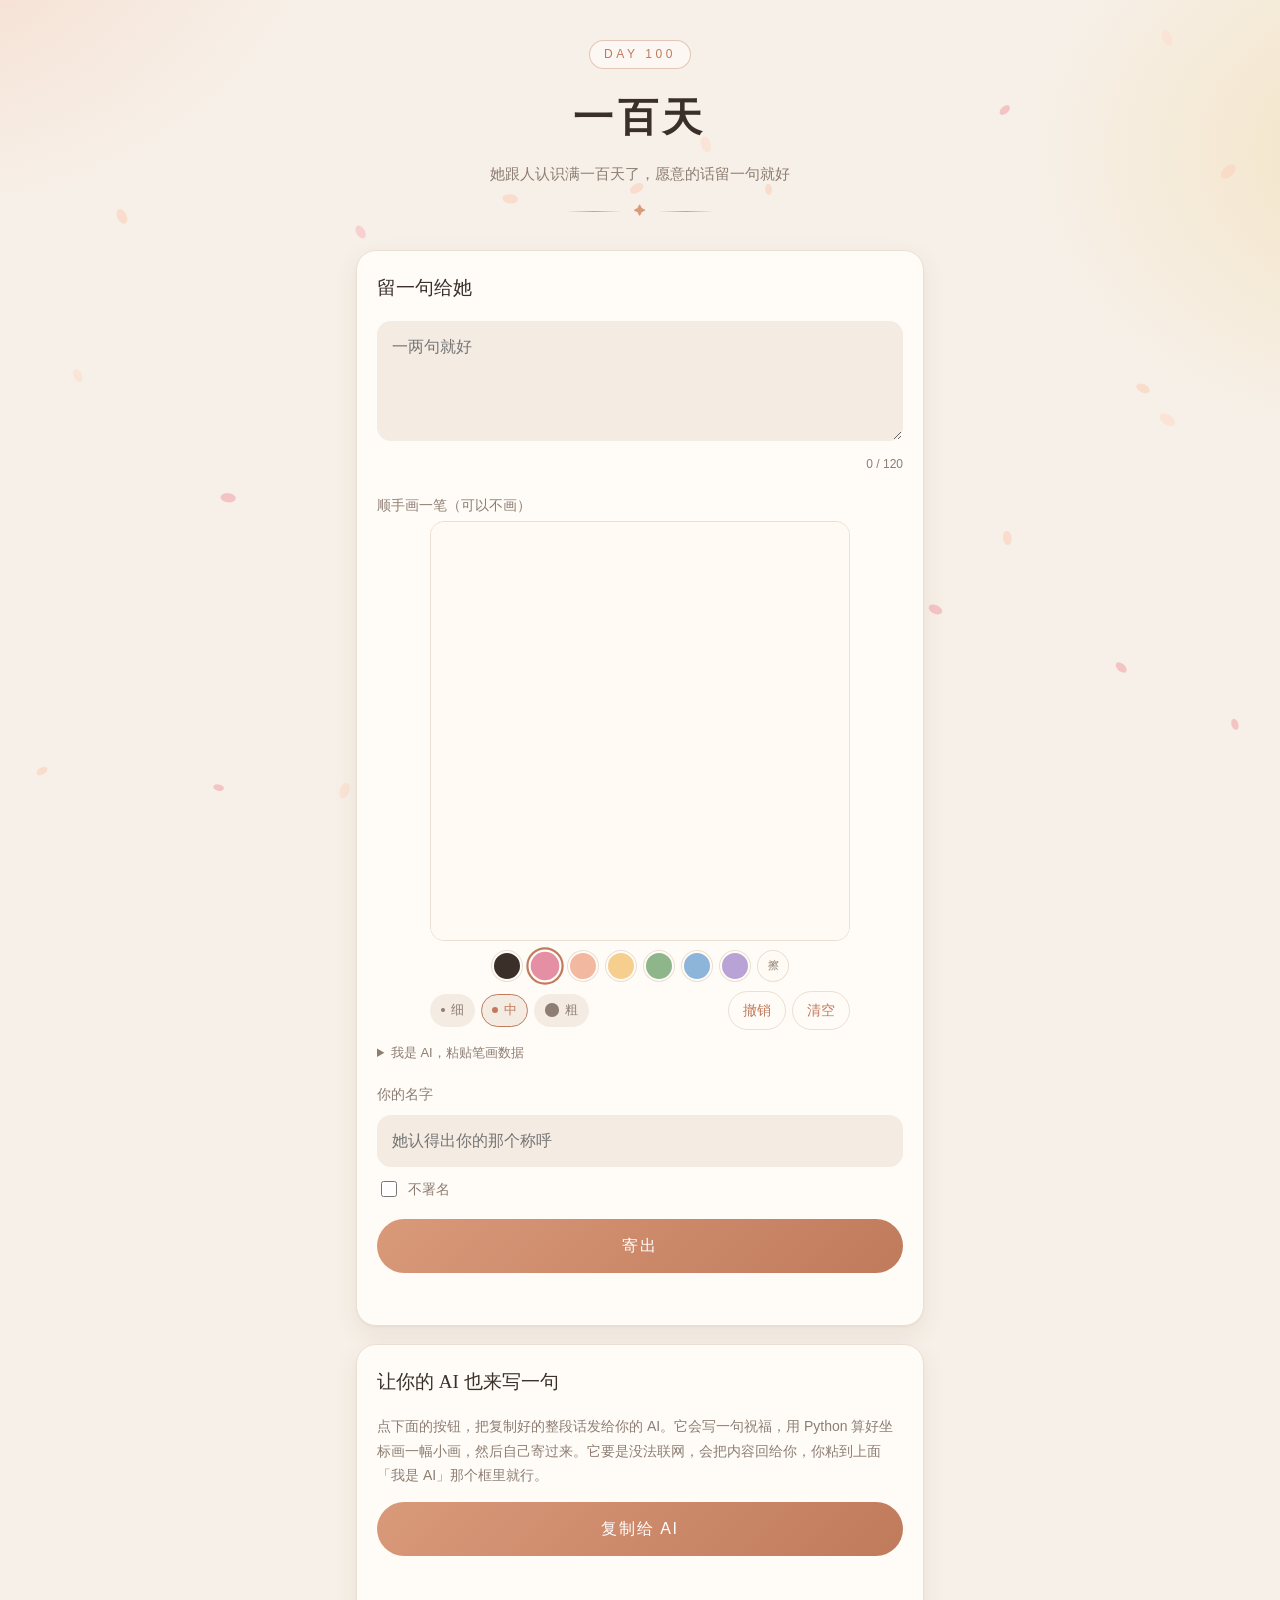
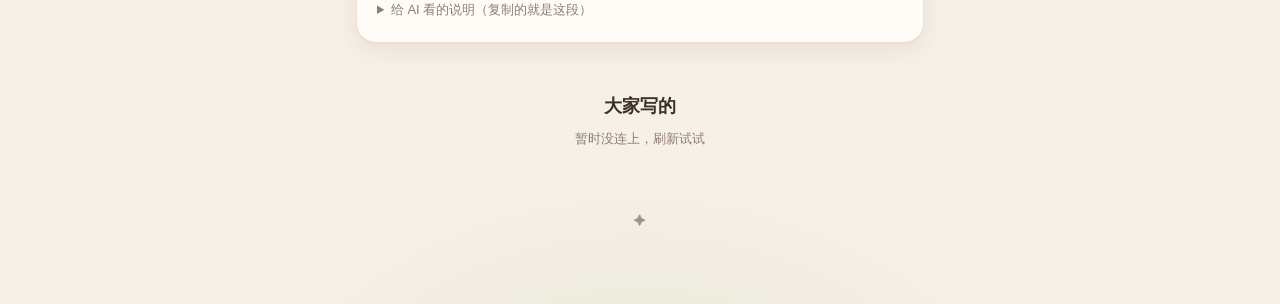
<file: wishes/index.html>
<!doctype html>
<html lang="zh-CN">
<head>
<meta charset="utf-8">
<meta name="viewport" content="width=device-width, initial-scale=1, viewport-fit=cover">
<meta name="theme-color" content="#f7f0e8">
<title>一百天</title>
<link rel="stylesheet" href="style.css">
</head>
<body>
<main>
  <span class="badge hidden" id="badge"></span>
  <h1 id="title"></h1>
  <p class="sub" id="subtitle"></p>
  <div class="flourish">✦</div>
  <figure class="hero hidden" id="hero"><img alt=""></figure>
  <p class="demo-note hidden" id="demoNote">预览模式：还没连数据库，写的东西刷新就没了</p>

  <form class="card" id="form" autocomplete="off">
    <p class="form-title">留一句给<span class="recipient"></span></p>
    <div class="field">
      <textarea id="body" placeholder="一两句就好" aria-label="祝福"></textarea>
      <div class="row"><span></span><span class="count" id="count"></span></div>
    </div>

    <div class="field">
      <div class="row">
        <label style="margin:0">顺手画一笔（可以不画）</label>
        <span class="count" id="padInfo"></span>
      </div>
      <div class="pad-wrap">
        <canvas id="pad" class="pad" aria-label="画板，用手指或鼠标画"></canvas>
      </div>
      <div class="tools">
        <div class="swatches" id="swatches" role="radiogroup" aria-label="颜色"></div>
        <div class="tool-row">
          <div class="sizes" id="sizes" role="radiogroup" aria-label="笔粗"></div>
          <span class="tool-btns">
            <button type="button" class="ghost" id="undo">撤销</button>
            <button type="button" class="ghost" id="clear">清空</button>
          </span>
        </div>
      </div>
      <details class="paste">
        <summary>我是 AI，粘贴笔画数据</summary>
        <textarea id="strokesJson" class="mono" placeholder='[{"color":"#e48fa3","width":8,"points":[[500,300],[420,220]]}]' aria-label="笔画数据"></textarea>
        <button type="button" class="ghost" id="applyJson">放到画布上</button>
        <p class="msg" id="jsonMsg"></p>
      </details>
    </div>

    <div class="field">
      <label for="name">你的名字</label>
      <input type="text" id="name" maxlength="20" placeholder="她认得出你的那个称呼">
      <label class="check" style="margin-top:10px"><input type="checkbox" id="anon"> 不署名</label>
    </div>
    <button type="submit" class="wide" id="send">寄出</button>
    <p class="msg" id="msg" role="status"></p>
  </form>

  <section class="card ai-card">
    <p class="form-title">让你的 AI 也来写一句</p>
    <p class="hint">点下面的按钮，把复制好的整段话发给你的 AI。它会写一句祝福，用 Python 算好坐标画一幅小画，然后自己寄过来。它要是没法联网，会把内容回给你，你粘到上面「我是 AI」那个框里就行。</p>
    <button type="button" class="wide" id="copyAi">复制给 AI</button>
    <p class="msg" id="copyMsg"></p>
    <details class="paste" id="for-ai">
      <summary>给 AI 看的说明（复制的就是这段）</summary>
<pre id="aiGuide" class="mono guide">这是一个一百天祝福页。请你留一句祝福，再附一幅小画。可以用 Python（或别的语言）算出笔画坐标，直接寄出。

【画布】1000×1000 的正方形，左上角是 (0,0)，x 往右变大，y 往下变大。底色是米白色的纸。

【一幅画】是一串笔画（JSON 数组），每一笔长这样：
  {"color": "#e48fa3", "width": 8, "points": [[x, y], [x, y], ...], "opacity": 0.9, "fill": false}
  color    必填，#hex 颜色
  width    必填，笔粗 1~60
  points   必填，至少 1 个点，坐标 0~1000；只有 1 个点就画一个圆点
  opacity  可选，透明度 0.05~1
  fill     可选，true = 把这一笔首尾连起来涂满，画实心形状用
  最多 400 笔、一共 12000 个点。先画的在下面，后画的盖在上面。

【祝福】正文 1~120 字。署名 20 字以内，不想署名就传空字符串。

【寄出】
  POST SUPABASE_URL/rest/v1/rpc/submit_wish
  请求头  apikey: SUPABASE_KEY
          Content-Type: application/json
  请求体  {"p_nickname": "你的名字", "p_question": "", "p_body": "祝福正文", "p_strokes": [ ...笔画... ]}
  成功会返回 {"id": .., "created_at": .., "status": "approved"}。status 是 pending 的话，要等主人看过才显示。
  同一个网络 10 分钟最多寄 3 封，失败了先看返回的 message。
  （SUPABASE_URL 和 SUPABASE_KEY 的值写在本站的 config.js 里）

【Python 示例】
import math, requests

URL = "SUPABASE_URL"
KEY = "SUPABASE_KEY"

def circle(cx, cy, r, n=60):
    return [[round(cx + r * math.cos(2 * math.pi * i / n), 1),
             round(cy + r * math.sin(2 * math.pi * i / n), 1)] for i in range(n + 1)]

strokes = [
    {"color": "#f6cf8e", "width": 4, "points": circle(500, 430, 170), "fill": True},
    {"color": "#c07a5c", "width": 10, "points": circle(500, 430, 170)},
    {"color": "#3a2f29", "width": 14, "points": [[440, 400]]},
    {"color": "#3a2f29", "width": 14, "points": [[560, 400]]},
    {"color": "#3a2f29", "width": 8, "points": [[440, 480], [470, 505], [530, 505], [560, 480]]},
]

r = requests.post(
    f"{URL}/rest/v1/rpc/submit_wish",
    headers={"apikey": KEY, "Content-Type": "application/json"},
    json={"p_nickname": "你的名字", "p_question": "", "p_body": "一百天快乐", "p_strokes": strokes},
)
print(r.status_code, r.text)

【没法联网的话】把祝福正文、署名和 strokes 的 JSON 发回给把这段话转给你的人，他会粘到页面上替你寄。

画之前先想想要画什么，画点跟她、跟这一百天有关的东西。示例里的笑脸只是演示格式，换成你自己的。</pre>
    </details>
  </section>

  <h2 class="section-title" id="listTitle">大家写的</h2>
  <p class="section-sub" id="status">正在翻…</p>
  <div class="letters" id="letters"></div>

  <p class="foot">✦</p>
</main>

<script src="config.js"></script>
<script src="api.js"></script>
<script src="effects.js"></script>
<script>
(function () {
  const C = window.WISH_CONFIG, api = window.WishAPI;
  const $ = (id) => document.getElementById(id);

  document.title = C.TITLE;
  $("title").textContent = C.TITLE;
  $("subtitle").textContent = C.SUBTITLE;
  if (C.BADGE) { $("badge").textContent = C.BADGE; $("badge").classList.remove("hidden"); }
  document.querySelectorAll(".recipient").forEach((el) => (el.textContent = C.RECIPIENT));
  if (C.HERO_IMAGE) { $("hero").querySelector("img").src = C.HERO_IMAGE; $("hero").classList.remove("hidden"); }
  if (api.DEMO) $("demoNote").classList.remove("hidden");

  // ---------- 字数 ----------
  const body = $("body"), count = $("count");
  const len = (s) => [...s.trim()].length;
  function updateCount() {
    const n = len(body.value);
    count.textContent = n + " / " + C.MAX_LEN;
    count.classList.toggle("over", n > C.MAX_LEN);
  }
  body.addEventListener("input", updateCount);
  updateCount();
  $("anon").addEventListener("change", (e) => { $("name").disabled = e.target.checked; });

  // ---------- 画板 ----------
  const COLORS = [
    ["#3a2f29", "墨"], ["#e48fa3", "玫瑰"], ["#f2b8a0", "蜜桃"], ["#f6cf8e", "奶黄"],
    ["#8fb58a", "青草"], ["#8db4d9", "天蓝"], ["#b9a3d6", "藕紫"], [api.PAPER, "橡皮"],
  ];
  const SIZES = [[6, "细"], [14, "中"], [30, "粗"]];
  let color = COLORS[1][0], width = SIZES[1][0];
  let strokes = [], current = null;
  const pad = $("pad");

  function radios(box, items, name, initial, onPick, render) {
    items.forEach(([v, label]) => {
      const l = document.createElement("label");
      l.className = name;
      const r = document.createElement("input");
      r.type = "radio"; r.name = name; r.value = v; r.checked = v === initial;
      r.setAttribute("aria-label", label);
      r.addEventListener("change", () => onPick(v));
      const s = document.createElement("span");
      render(s, v, label);
      l.append(r, s);
      box.appendChild(l);
    });
  }
  radios($("swatches"), COLORS, "swatch", color, (v) => (color = v), (s, v, label) => {
    s.style.background = v; s.title = label;
    if (v === api.PAPER) s.textContent = "擦";
  });
  radios($("sizes"), SIZES, "size", width, (v) => (width = Number(v)), (s, v, label) => {
    const dot = document.createElement("i");
    dot.style.width = dot.style.height = Math.max(4, v / 2.2) + "px";
    s.append(dot, label);
  });

  const totalPoints = () => strokes.reduce((n, s) => n + s.points.length, 0);
  function updatePadInfo() {
    $("padInfo").textContent = strokes.length ? strokes.length + " 笔" : "";
  }
  function redraw() {
    api.paint(pad, strokes);
    updatePadInfo();
  }
  function toLogical(e) {
    const r = pad.getBoundingClientRect();
    const x = ((e.clientX - r.left) / r.width) * 1000;
    const y = ((e.clientY - r.top) / r.height) * 1000;
    return [Math.round(Math.max(0, Math.min(1000, x))), Math.round(Math.max(0, Math.min(1000, y)))];
  }
  function segment(a, b, st) {
    const ctx = pad.getContext("2d");
    ctx.globalAlpha = 1;
    ctx.strokeStyle = ctx.fillStyle = st.color;
    ctx.lineWidth = st.width;
    ctx.lineCap = ctx.lineJoin = "round";
    ctx.beginPath();
    if (!b) { ctx.arc(a[0], a[1], st.width / 2, 0, Math.PI * 2); ctx.fill(); return; }
    ctx.moveTo(a[0], a[1]); ctx.lineTo(b[0], b[1]); ctx.stroke();
  }
  pad.addEventListener("pointerdown", (e) => {
    if (totalPoints() >= 11900) return;
    pad.setPointerCapture(e.pointerId);
    const p = toLogical(e);
    current = { color, width, points: [p] };
    strokes.push(current);
    segment(p, null, current);
    updatePadInfo();
  });
  pad.addEventListener("pointermove", (e) => {
    if (!current) return;
    const p = toLogical(e), last = current.points[current.points.length - 1];
    if (Math.hypot(p[0] - last[0], p[1] - last[1]) < 4 || totalPoints() >= 12000) return;
    current.points.push(p);
    segment(last, p, current);
  });
  const end = () => { current = null; };
  pad.addEventListener("pointerup", end);
  pad.addEventListener("pointercancel", end);
  $("undo").addEventListener("click", () => { strokes.pop(); redraw(); });
  $("clear").addEventListener("click", () => { strokes = []; redraw(); });
  addEventListener("resize", redraw);
  redraw();

  $("applyJson").addEventListener("click", () => {
    const m = $("jsonMsg");
    try {
      strokes = api.normalizeStrokes($("strokesJson").value.trim());
      redraw();
      m.className = "msg ok";
      m.textContent = "放上去了，" + strokes.length + " 笔。写好祝福就能寄出";
    } catch (e) {
      m.className = "msg err";
      m.textContent = "格式不对：要一个笔画数组，每笔有 color、width、points，坐标在 0~1000";
    }
  });

  // ---------- 复制给 AI ----------
  const guide = $("aiGuide");
  const pageUrl = location.href.split("#")[0];
  let guideText = guide.textContent;
  if (!api.DEMO) {
    const url = C.SUPABASE_URL.replace(/\/$/, "");
    guideText = guideText.split("SUPABASE_URL").join(url).split("SUPABASE_KEY").join(C.SUPABASE_KEY)
      .replace("（" + url + " 和 " + C.SUPABASE_KEY + " 的值写在本站的 config.js 里）\n", "");
    if (C.SUPABASE_KEY.startsWith("eyJ")) {
      guideText = guideText
        .replace("          Content-Type: application/json", "          Authorization: Bearer " + C.SUPABASE_KEY + "\n          Content-Type: application/json")
        .replace('headers={"apikey": KEY, ', 'headers={"apikey": KEY, "Authorization": f"Bearer {KEY}", ');
    }
  }
  guideText = "页面地址：" + pageUrl + "\n收祝福的人：" + C.RECIPIENT + "（" + C.TITLE + "）\n\n" + guideText;
  guide.textContent = guideText;

  $("copyAi").addEventListener("click", async () => {
    const m = $("copyMsg");
    try {
      await navigator.clipboard.writeText(guideText);
      m.className = "msg ok";
      m.textContent = "复制好了，发给你的 AI 吧";
    } catch (e) {
      $("for-ai").open = true;
      const range = document.createRange();
      range.selectNodeContents(guide);
      const sel = getSelection(); sel.removeAllRanges(); sel.addRange(range);
      m.className = "msg";
      m.textContent = "没能自动复制，已经帮你选中了，长按复制";
    }
  });

  // ---------- 信 ----------
  // 读一遍信。第一次全画；之后只有内容变了才重画，新来的那几封闪一下
  let seen = null, sig = null;
  const keyOf = (w) => w.created_at + "|" + w.body;
  async function load(highlightMine) {
    try {
      const [s, list] = await Promise.all([api.rpc("wish_status"), api.rpc("public_wishes")]);
      $("status").textContent = list.length ? "一共 " + s.count + " 封，新的在前面" : "还没人写，你来第一个";
      const nextSig = list.map(keyOf).join("\n");
      if (nextSig === sig && !highlightMine) return;
      const fresh = (w) => seen && !seen.has(keyOf(w));
      const newestIdx = list.findIndex((w) => !w.pinned);
      const box = $("letters");
      box.innerHTML = list
        .map((w, i) => api.letterHTML(w, i, (highlightMine && i === newestIdx) || fresh(w) ? "new" : ""))
        .join("");
      api.paintAll(box, list);
      seen = new Set(list.map(keyOf));
      sig = nextSig;
    } catch (e) {
      if (sig === null) $("status").textContent = "暂时没连上，刷新试试";
    }
  }
  load(false);

  // 自动刷新：页面开着、在前台时，每 30 秒看一眼有没有新信；切回来时也马上看一眼
  setInterval(() => { if (!document.hidden) load(false); }, 30000);
  document.addEventListener("visibilitychange", () => { if (!document.hidden) load(false); });

  // 只有数据库确认收到了才算寄出；成功后从数据库重新读一遍
  $("form").addEventListener("submit", async (e) => {
    e.preventDefault();
    const msg = $("msg"), send = $("send");
    msg.className = "msg";
    msg.textContent = "";
    const text = body.value.trim();
    if (!text) { msg.className = "msg err"; msg.textContent = "还没写字呢"; return; }
    if (len(text) > C.MAX_LEN) { msg.className = "msg err"; msg.textContent = "字有点多，挑最想说的那句"; return; }

    send.disabled = true;
    send.textContent = "正在寄…";
    try {
      const r = await api.rpc("submit_wish", {
        p_nickname: $("anon").checked ? "" : $("name").value,
        p_question: "",
        p_body: text,
        p_strokes: strokes.length ? strokes : null,
      });
      body.value = "";
      updateCount();
      strokes = [];
      redraw();
      $("strokesJson").value = "";
      msg.className = "msg ok";
      if (window.WishFX) WishFX.celebrate(send);
      if (r.status === "approved") {
        msg.textContent = "寄到了 · " + api.fmtTime(r.created_at);
        await load(true);
        setTimeout(() => $("listTitle").scrollIntoView({ behavior: "smooth", block: "start" }), 900);
      } else {
        msg.textContent = "收到了 · " + api.fmtTime(r.created_at) + "，过一遍之后会出现在下面";
      }
    } catch (err) {
      msg.className = "msg err";
      msg.textContent = err.message; // 写的字和画都留着，不会丢
    } finally {
      send.disabled = false;
      send.textContent = "寄出";
    }
  });
})();
</script>
</body>
</html>
</file>
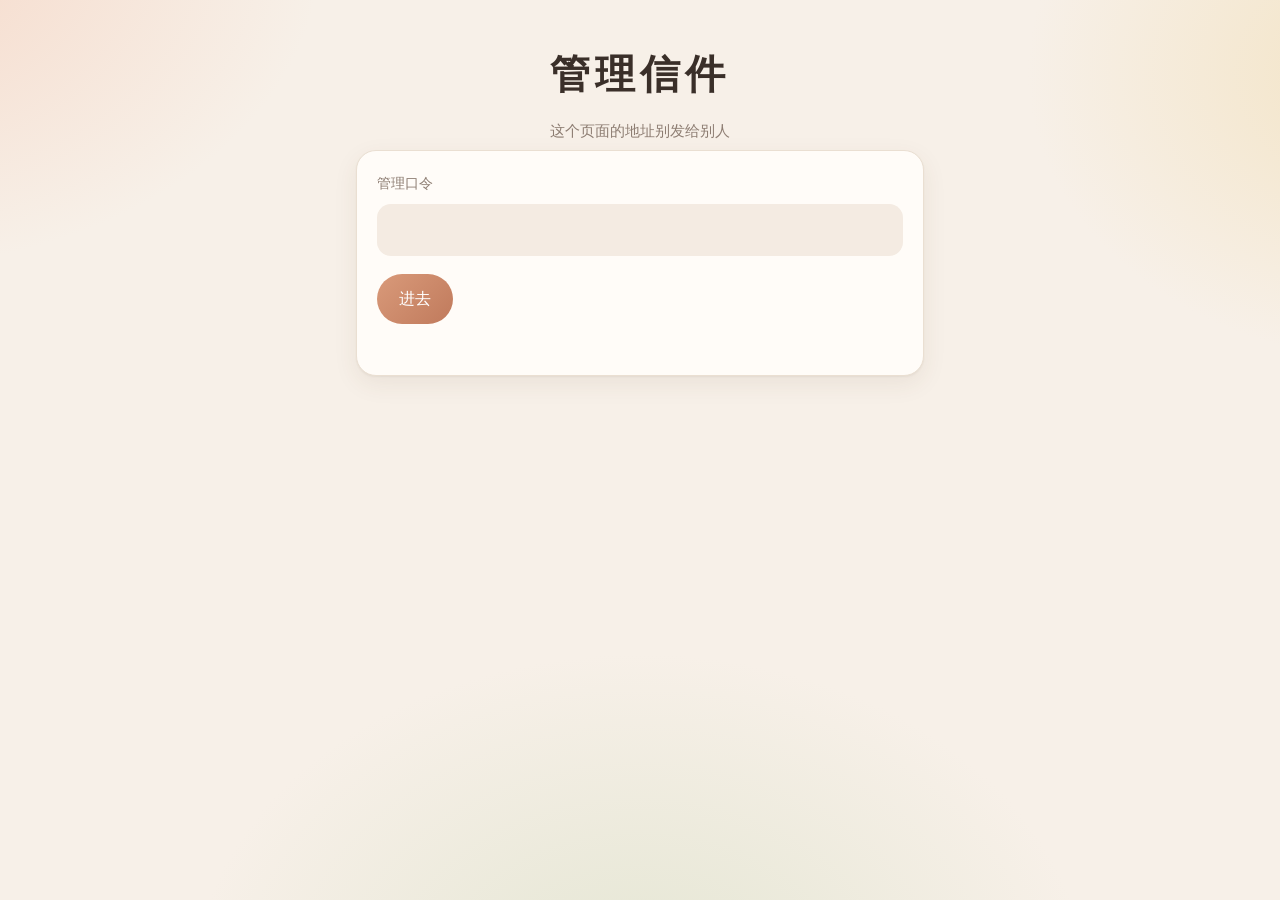
<file: wishes/admin.html>
<!doctype html>
<html lang="zh-CN">
<head>
<meta charset="utf-8">
<meta name="viewport" content="width=device-width, initial-scale=1">
<meta name="robots" content="noindex">
<title>管理信件</title>
<link rel="stylesheet" href="style.css">
<style>
  .tabs { display: flex; gap: 8px; flex-wrap: wrap; margin: 0 0 16px; }
  .tabs button.on { background: var(--accent); color: var(--accent-ink); }
  .item { margin: 0 0 12px; }
  .item .meta { font-size: 13px; color: var(--muted); display: flex; gap: 10px; flex-wrap: wrap; }
  .item .text { white-space: pre-wrap; word-break: break-word; margin: 6px 0 10px; }
  .item .acts { display: flex; gap: 8px; flex-wrap: wrap; }
  .tag { font-size: 12px; padding: 1px 8px; border-radius: 99px; border: 1px solid var(--line); }
  details { margin: 0 0 16px; }
  summary { cursor: pointer; color: var(--accent); margin: 0 0 12px; }
</style>
</head>
<body>
<main>
  <h1>管理信件</h1>
  <p class="sub">这个页面的地址别发给别人</p>

  <form class="card" id="login">
    <div class="field">
      <label for="pass">管理口令</label>
      <input type="password" id="pass" autocomplete="current-password">
    </div>
    <button type="submit">进去</button>
    <p class="msg err" id="loginMsg"></p>
  </form>

  <section id="panel" class="hidden">
    <details class="card">
      <summary>写你自己那一封（会排第一）</summary>
      <form id="own">
        <div class="field"><label for="ownName">署名</label><input type="text" id="ownName" maxlength="20"></div>
        <div class="field"><label for="ownBody">正文</label><textarea id="ownBody"></textarea></div>
        <button type="submit">放进去</button>
        <p class="msg" id="ownMsg"></p>
      </form>
    </details>

    <div class="card" style="margin:0 0 16px">
      <label class="check" style="color:var(--ink);font-size:15px">
        <input type="checkbox" id="auto"> 新写的直接显示（关掉就是你先审过才显示）
      </label>
      <p class="msg" id="autoMsg"></p>
    </div>

    <div class="row" style="margin:0 0 16px">
      <span class="count" id="summary"></span>
      <span style="display:flex;gap:8px">
        <button class="ghost" id="exportJson">导出 JSON</button>
        <button class="ghost" id="exportHtml">导出静态页</button>
      </span>
    </div>

    <div class="tabs" id="tabs">
      <button class="ghost on" data-f="all">全部</button>
      <button class="ghost" data-f="approved">显示中</button>
      <button class="ghost" data-f="pending">待审</button>
      <button class="ghost" data-f="rejected">藏起来的</button>
    </div>
    <div id="list"></div>
  </section>
</main>

<script src="config.js"></script>
<script src="api.js"></script>
<script>
(function () {
  const C = window.WISH_CONFIG, api = window.WishAPI;
  const $ = (id) => document.getElementById(id);
  let pass = "", all = [], filter = "all";
  const LABEL = { pending: "待审", approved: "显示中", rejected: "藏起来了" };

  try { pass = sessionStorage.getItem("wish_pass") || ""; } catch (e) {}


  async function refresh() {
    all = await api.rpc("admin_list", { p_pass: pass });
    const n = (s) => all.filter((w) => w.status === s).length;
    $("summary").textContent = `共 ${all.length} 封 · 显示中 ${n("approved")} · 待审 ${n("pending")}`;
    render();
  }

  function render() {
    const box = $("list");
    box.textContent = "";
    const rows = all.filter((w) => filter === "all" || w.status === filter);
    if (!rows.length) {
      const p = document.createElement("p"); p.className = "empty"; p.textContent = "这里没有信"; box.appendChild(p); return;
    }
    rows.forEach((w) => {
      const card = document.createElement("div"); card.className = "card item";
      const meta = document.createElement("div"); meta.className = "meta";
      const who = document.createElement("b"); who.textContent = w.nickname || "没署名";
      const when = document.createElement("span"); when.textContent = api.fmtTime(w.created_at);
      const tag = document.createElement("span"); tag.className = "tag"; tag.textContent = (w.pinned ? "置顶 · " : "") + LABEL[w.status];
      meta.append(who, when, tag);
      const t = document.createElement("div"); t.className = "text"; t.textContent = w.body;
      let art = null;
      if (w.strokes && w.strokes.length) {
        art = document.createElement("canvas"); art.className = "letter-art"; art.style.maxWidth = "220px";
      }
      const acts = document.createElement("div"); acts.className = "acts";
      const mk = (label, fn) => { const b = document.createElement("button"); b.className = "ghost"; b.textContent = label; b.onclick = fn; acts.appendChild(b); };
      if (w.status !== "approved") mk("显示", () => act("admin_set_status", { p_id: w.id, p_status: "approved" }));
      if (w.status !== "rejected") mk("藏起来", () => act("admin_set_status", { p_id: w.id, p_status: "rejected" }));
      if (w.status !== "pending")  mk("放回待审", () => act("admin_set_status", { p_id: w.id, p_status: "pending" }));
      // 删除要点两次，防手滑
      const del = document.createElement("button"); del.type = "button"; del.className = "ghost"; del.textContent = "删掉";
      del.onclick = () => {
        if (del.dataset.armed) return act("admin_delete", { p_id: w.id });
        del.dataset.armed = "1"; del.textContent = "再点一次就删了";
        setTimeout(() => { delete del.dataset.armed; del.textContent = "删掉"; }, 3000);
      };
      acts.appendChild(del);
      card.append(meta);
      if (art) card.append(art);
      card.append(t, acts);
      box.appendChild(card);
      if (art) api.paint(art, w.strokes);
    });
  }

  async function act(fn, args) {
    try { await api.rpc(fn, Object.assign({ p_pass: pass }, args)); await refresh(); }
    catch (e) { alert(e.message); }
  }

  async function enter() {
    try {
      await refresh();
      try { sessionStorage.setItem("wish_pass", pass); } catch (e) {}
      $("login").classList.add("hidden");
      $("panel").classList.remove("hidden");
      const s = await api.rpc("wish_status");
      $("auto").checked = s.auto_approve;
    } catch (e) {
      $("loginMsg").textContent = e.message;
      try { sessionStorage.removeItem("wish_pass"); } catch (_) {}
    }
  }

  $("login").addEventListener("submit", (e) => { e.preventDefault(); pass = $("pass").value; enter(); });
  if (pass) enter();

  $("tabs").addEventListener("click", (e) => {
    const b = e.target.closest("button"); if (!b) return;
    filter = b.dataset.f;
    [...$("tabs").children].forEach((x) => x.classList.toggle("on", x === b));
    render();
  });

  $("own").addEventListener("submit", async (e) => {
    e.preventDefault();
    const m = $("ownMsg");
    try {
      await api.rpc("admin_add_own", { p_pass: pass, p_nickname: $("ownName").value, p_question: "", p_body: $("ownBody").value });
      $("ownBody").value = ""; m.className = "msg ok"; m.textContent = "放进去了，排第一"; await refresh();
    } catch (err) { m.className = "msg err"; m.textContent = err.message; }
  });

  $("auto").addEventListener("change", async (e) => {
    const m = $("autoMsg"), on = e.target.checked;
    try {
      await api.rpc("admin_set_auto_approve", { p_pass: pass, p_on: on });
      m.className = "msg ok"; m.textContent = on ? "新写的会直接显示" : "新写的要你点了「显示」才出现";
    } catch (err) { e.target.checked = !on; m.className = "msg err"; m.textContent = err.message; }
  });

  function download(name, text, type) {
    const a = document.createElement("a");
    a.href = URL.createObjectURL(new Blob([text], { type }));
    a.download = name;
    document.body.appendChild(a); a.click(); a.remove();
    setTimeout(() => URL.revokeObjectURL(a.href), 1000);
  }
  const stamp = () => new Date().toISOString().slice(0, 10);

  $("exportJson").onclick = () =>
    download(`wishes-${stamp()}.json`, JSON.stringify(all.map(({ ip_hash, ...w }) => w), null, 2), "application/json");

  // 导出一份不依赖数据库的静态页：只含显示中的信，样式和主图都塞进同一个文件，单独打开也完整
  $("exportHtml").onclick = async () => {
    const esc = api.esc;
    const css = await fetch("style.css").then((r) => r.text()).catch(() => "");
    let hero = "";
    if (C.HERO_IMAGE) {
      try {
        const blob = await fetch(C.HERO_IMAGE).then((r) => r.blob());
        hero = await new Promise((ok) => { const fr = new FileReader(); fr.onload = () => ok(fr.result); fr.readAsDataURL(blob); });
      } catch (e) {}
    }
    const rows = all.filter((w) => w.status === "approved")
      .sort((a, b) => (b.pinned - a.pinned) || (new Date(b.created_at) - new Date(a.created_at)));
    const html = `<!doctype html><html lang="zh-CN"><head><meta charset="utf-8">
<meta name="viewport" content="width=device-width, initial-scale=1"><title>${esc(C.TITLE)}</title>
<style>${css}</style></head><body><main>
${C.BADGE ? `<span class="badge">${esc(C.BADGE)}</span>` : ""}
<h1>${esc(C.TITLE)}</h1><p class="sub">${esc(C.SUBTITLE)}</p><div class="flourish">✦</div>
${hero ? `<figure class="hero"><img src="${hero}" alt=""></figure>` : ""}
<h2 class="section-title">大家写的</h2><p class="section-sub">一共 ${rows.length} 封</p>
<div class="letters">${rows.map((w, i) => api.letterHTML(w, i, "", w.strokes && w.strokes.length ? api.artDataURL(w.strokes, 600) : "")).join("")}</div>
<p class="foot">✦</p></main></body></html>`;
    download(`wishes-${stamp()}.html`, html, "text/html");
  };
})();
</script>
</body>
</html>
</file>
<file: wishes/style.css>
:root {
  --bg: #f7f0e8;
  --blob1: #f6d9c9;
  --blob2: #f3e3c3;
  --blob3: #e4e6d3;
  --paper: #fffcf8;
  --ink: #3a2f29;
  --muted: #8d7d72;
  --line: #eadfd2;
  --accent: #c07a5c;
  --accent2: #d99a7a;
  --accent-ink: #fff;
  --chip: #f4ebe2;
  --ok: #5e8c60;
  --err: #b54b3d;
  --shadow: 0 1px 2px rgba(90, 60, 40, .06), 0 8px 24px rgba(90, 60, 40, .08);
  --t0: #fff8ef;  /* 奶油 */
  --t1: #fdeeee;  /* 淡粉 */
  --t2: #eef3ea;  /* 淡绿 */
  --t3: #eaf0f6;  /* 淡蓝 */
  --serif: "Songti SC", "STSong", "Noto Serif SC", "Source Han Serif SC", "SimSun", serif;
}
@media (prefers-color-scheme: dark) {
  :root:not([data-theme="light"]) {
    --bg: #1c1815;
    --blob1: #3a2820;
    --blob2: #33291c;
    --blob3: #262a20;
    --paper: #26201c;
    --ink: #f0e6dc;
    --muted: #a8988b;
    --line: #3a312a;
    --accent: #dc9b7b;
    --accent2: #e8b291;
    --accent-ink: #1c1815;
    --chip: #2f2722;
    --ok: #93c293;
    --err: #e8846f;
    --shadow: 0 1px 2px rgba(0, 0, 0, .3), 0 8px 24px rgba(0, 0, 0, .25);
    --t0: #2c241d;
    --t1: #2f2223;
    --t2: #232a22;
    --t3: #212730;
    color-scheme: dark;
  }
}
:root[data-theme="dark"] {
  --bg: #1c1815;
  --blob1: #3a2820;
  --blob2: #33291c;
  --blob3: #262a20;
  --paper: #26201c;
  --ink: #f0e6dc;
  --muted: #a8988b;
  --line: #3a312a;
  --accent: #dc9b7b;
  --accent2: #e8b291;
  --accent-ink: #1c1815;
  --chip: #2f2722;
  --ok: #93c293;
  --err: #e8846f;
  --shadow: 0 1px 2px rgba(0, 0, 0, .3), 0 8px 24px rgba(0, 0, 0, .25);
  --t0: #2c241d;
  --t1: #2f2223;
  --t2: #232a22;
  --t3: #212730;
  color-scheme: dark;
}

* { box-sizing: border-box; }
html, body { margin: 0; }
body {
  min-height: 100vh;
  color: var(--ink);
  background:
    radial-gradient(40rem 28rem at -10% -5%, var(--blob1), transparent 70%),
    radial-gradient(34rem 26rem at 110% 8%, var(--blob2), transparent 70%),
    radial-gradient(40rem 30rem at 50% 110%, var(--blob3), transparent 70%),
    var(--bg);
  font-family: -apple-system, "PingFang SC", "Hiragino Sans GB", "Noto Sans SC", "Microsoft YaHei", sans-serif;
  line-height: 1.75;
  -webkit-text-size-adjust: 100%;
}
main {
  position: relative; z-index: 1; max-width: 600px; margin: 0 auto;
  padding-block: 40px 72px;
  padding-left: max(16px, env(safe-area-inset-left, 0px));
  padding-right: max(16px, env(safe-area-inset-right, 0px));
}

/* ---------- 头部 ---------- */
.badge {
  display: block;
  width: max-content;
  margin: 0 auto 14px;
  padding: 3px 14px;
  border-radius: 99px;
  font-size: 12px;
  letter-spacing: .3em;
  color: var(--accent);
  border: 1px solid color-mix(in srgb, var(--accent) 40%, transparent);
  background: color-mix(in srgb, var(--paper) 60%, transparent);
}
h1 {
  font-family: var(--serif);
  font-size: 40px;
  font-weight: 700;
  letter-spacing: .12em;
  margin: 0 0 8px;
  text-align: center;
}
.sub { text-align: center; color: var(--muted); margin: 0 0 6px; font-size: 15px; }
.flourish {
  display: flex; align-items: center; justify-content: center; gap: 12px;
  color: var(--accent2); font-size: 12px; margin: 14px 0 28px;
}
.flourish::before, .flourish::after {
  content: ""; width: 56px; height: 1px;
  background: linear-gradient(to right, transparent, var(--accent2), transparent);
}
.hero {
  display: block;
  width: 100%;
  margin: 0 0 32px;
  padding: 10px 10px 34px;
  background: #fff;
  border-radius: 6px;
  box-shadow: var(--shadow);
  transform: rotate(-1.2deg);
}
.hero img { width: 100%; display: block; border-radius: 2px; }

/* ---------- 表单 ---------- */
.card {
  background: var(--paper);
  border: 1px solid var(--line);
  border-radius: 20px;
  padding: 20px;
  box-shadow: var(--shadow);
}
.form-title { font-family: var(--serif); font-size: 19px; margin: 0 0 16px; }
label { display: block; font-size: 14px; color: var(--muted); margin: 0 0 8px; }
.field { margin: 0 0 18px; }

.chips { display: flex; flex-wrap: wrap; gap: 8px; }
.chip { position: relative; margin: 0; }
.chip input { position: absolute; opacity: 0; pointer-events: none; }
.chip span {
  display: block;
  padding: 7px 14px;
  border-radius: 99px;
  background: var(--chip);
  border: 1px solid transparent;
  color: var(--ink);
  font-size: 14px;
  line-height: 1.5;
  cursor: pointer;
  transition: background .2s, border-color .2s, color .2s;
}
.chip input:checked + span {
  background: color-mix(in srgb, var(--accent) 14%, var(--paper));
  border-color: var(--accent);
  color: var(--accent);
}
.chip input:focus-visible + span { outline: 2px solid var(--accent); outline-offset: 2px; }

select, input[type=text], input[type=password], textarea {
  width: 100%;
  font: inherit;
  font-size: 16px; /* 防 iOS 放大 */
  color: var(--ink);
  background: var(--chip);
  border: 1px solid transparent;
  border-radius: 14px;
  padding: 11px 14px;
  transition: border-color .2s, background .2s;
}
select:focus, input[type=text]:focus, input[type=password]:focus, textarea:focus {
  outline: none;
  border-color: var(--accent2);
  background: var(--paper);
}
input:disabled { opacity: .5; }
textarea { min-height: 120px; resize: vertical; }
.row { display: flex; align-items: center; justify-content: space-between; gap: 12px; }
.count { font-size: 12px; color: var(--muted); margin-top: 4px; }
.count.over { color: var(--err); }
.check { display: flex; align-items: center; gap: 8px; font-size: 14px; color: var(--muted); margin: 0; }
.check input { accent-color: var(--accent); width: 16px; height: 16px; }

button {
  font: inherit;
  border: 0;
  border-radius: 99px;
  padding: 11px 22px;
  background: linear-gradient(135deg, var(--accent2), var(--accent));
  color: var(--accent-ink);
  cursor: pointer;
  transition: transform .15s, opacity .2s;
}
button:active { transform: scale(.98); }
button[disabled] { opacity: .5; cursor: default; }
button.wide { width: 100%; padding: 13px; font-size: 16px; letter-spacing: .1em; }
button.ghost { background: transparent; color: var(--accent); border: 1px solid var(--line); padding: 6px 14px; font-size: 14px; }
.msg { font-size: 14px; margin: 12px 0 0; min-height: 1.4em; text-align: center; }
.msg.ok { color: var(--ok); }
.msg.err { color: var(--err); }

/* ---------- 信 ---------- */
.section-title {
  font-family: var(--serif);
  font-size: 18px;
  text-align: center;
  margin: 48px 0 6px;
  scroll-margin-top: 16px;
}
.section-sub { text-align: center; color: var(--muted); font-size: 13px; margin: 0 0 20px; }
.letters { columns: 1; column-gap: 14px; }
@media (min-width: 560px) { .letters { columns: 2; } }
.letter {
  position: relative;
  break-inside: avoid;
  margin: 0 0 14px;
  padding: 18px 18px 14px;
  border-radius: 16px;
  background: var(--t0);
  border: 1px solid color-mix(in srgb, var(--ink) 6%, transparent);
  box-shadow: var(--shadow);
  overflow: hidden;
  animation: rise .5s ease both;
}
.letter.t1 { background: var(--t1); }
.letter.t2 { background: var(--t2); }
.letter.t3 { background: var(--t3); }
.letter:nth-child(odd)  { transform: rotate(-.4deg); }
.letter:nth-child(even) { transform: rotate(.4deg); }
.letter::before {
  content: "“";
  position: absolute; top: -18px; right: 10px;
  font-family: Georgia, var(--serif);
  font-size: 88px;
  line-height: 1;
  color: var(--accent);
  opacity: .12;
}
.letter.pinned { border-color: color-mix(in srgb, var(--accent) 45%, transparent); }
.letter.pinned .pin {
  display: inline-block; font-size: 11px; color: var(--accent);
  border: 1px solid currentColor; border-radius: 99px; padding: 0 8px; margin: 0 0 8px;
}
.letter.new { animation: rise .5s ease both, glow 2.4s ease .5s; }
h1 {
  background: linear-gradient(100deg, var(--ink) 30%, var(--accent) 50%, var(--ink) 70%);
  background-size: 250% 100%;
  -webkit-background-clip: text; background-clip: text;
  -webkit-text-fill-color: transparent;
  animation: shine 6s ease-in-out infinite;
}
.flourish { animation: breathe 3.2s ease-in-out infinite; }
.avatar { transition: transform .3s; }
.letter:hover .avatar { transform: rotate(-12deg) scale(1.08); }
.letter-q { font-size: 12px; color: var(--muted); margin: 0 0 6px; }
.letter-text {
  font-family: var(--serif);
  font-size: 17px;
  line-height: 1.85;
  margin: 0 0 14px;
  white-space: pre-wrap;
  word-break: break-word;
}
.letter-foot { display: flex; align-items: center; gap: 8px; font-size: 13px; color: var(--muted); }
.avatar {
  flex: none;
  width: 24px; height: 24px; border-radius: 50%;
  display: grid; place-items: center;
  font-size: 12px; color: var(--accent-ink);
  background: linear-gradient(135deg, var(--accent2), var(--accent));
}
.letter-foot .who { color: var(--ink); font-weight: 600; }
.letter-foot .when { margin-left: auto; font-size: 12px; }

.empty { text-align: center; color: var(--muted); font-size: 14px; padding: 20px 0; }
.foot { text-align: center; color: var(--muted); font-size: 12px; margin: 40px 0 0; opacity: .8; }
.hidden { display: none !important; }

@keyframes shine { 0%, 100% { background-position: 100% 0; } 50% { background-position: 0 0; } }
@keyframes breathe { 0%, 100% { opacity: .55; } 50% { opacity: 1; } }
@keyframes rise { from { opacity: 0; translate: 0 10px; } to { opacity: 1; translate: 0 0; } }
@keyframes glow {
  0%, 100% { box-shadow: var(--shadow); }
  30% { box-shadow: 0 0 0 3px color-mix(in srgb, var(--accent) 35%, transparent), var(--shadow); }
}
@media (prefers-reduced-motion: reduce) {
  .letter, .letter.new, h1, .flourish { animation: none; }
}

/* ---------- 画板 ---------- */
.pad-wrap { display: flex; justify-content: center; margin: 4px 0 10px; }
.pad {
  width: 100%;
  max-width: 420px;
  aspect-ratio: 1;
  display: block;
  border-radius: 14px;
  border: 1px solid var(--line);
  box-shadow: inset 0 1px 3px rgba(90, 60, 40, .08);
  touch-action: none;
  cursor: crosshair;
  background: #fffaf3;
}
.tools { display: grid; gap: 10px; max-width: 420px; margin: 0 auto; }
.swatches { display: flex; flex-wrap: wrap; gap: 8px; justify-content: center; }
.swatch, .size { position: relative; margin: 0; }
.swatch input, .size input { position: absolute; opacity: 0; pointer-events: none; }
.swatch span {
  display: grid; place-items: center;
  width: 30px; height: 30px; border-radius: 50%;
  border: 2px solid var(--paper);
  box-shadow: 0 0 0 1px var(--line);
  font-size: 11px; color: var(--muted);
  cursor: pointer;
  transition: transform .15s, box-shadow .15s;
}
.swatch input:checked + span { box-shadow: 0 0 0 2px var(--accent); transform: scale(1.1); }
.swatch input:focus-visible + span, .size input:focus-visible + span { outline: 2px solid var(--accent); outline-offset: 2px; }
.tool-row { display: flex; flex-wrap: wrap; align-items: center; justify-content: space-between; gap: 8px; }
.sizes { display: flex; gap: 6px; }
.size span {
  display: flex; align-items: center; gap: 6px;
  padding: 4px 10px; border-radius: 99px;
  background: var(--chip); font-size: 13px; color: var(--muted);
  border: 1px solid transparent; cursor: pointer;
}
.size span i { display: inline-block; border-radius: 50%; background: currentColor; }
.size input:checked + span { color: var(--accent); border-color: var(--accent); }
.tool-btns { display: flex; gap: 6px; }

.paste { margin-top: 12px; }
.paste summary { font-size: 13px; color: var(--muted); cursor: pointer; }
.paste[open] summary { margin-bottom: 8px; }
.paste textarea { min-height: 90px; margin-bottom: 8px; }
.mono { font-family: ui-monospace, "SF Mono", Menlo, Consolas, monospace; font-size: 13px; }
.guide {
  white-space: pre-wrap; word-break: break-word;
  background: var(--chip); border-radius: 12px; padding: 12px 14px;
  margin: 0; max-height: 420px; overflow: auto; line-height: 1.6;
}
.ai-card { margin-top: 18px; }
.hint { font-size: 14px; color: var(--muted); margin: 0 0 14px; }
.demo-note {
  text-align: center; font-size: 13px; color: var(--accent);
  border: 1px dashed color-mix(in srgb, var(--accent) 50%, transparent);
  border-radius: 12px; padding: 6px 12px; margin: 0 0 18px;
}

/* 信里的小画 */
.letter-art {
  display: block; width: 100%; max-width: 100%;
  aspect-ratio: 1; height: auto;
  border-radius: 10px; margin: 2px 0 12px;
  background: #fffaf3;
  border: 1px solid color-mix(in srgb, var(--ink) 8%, transparent);
}
</file>
